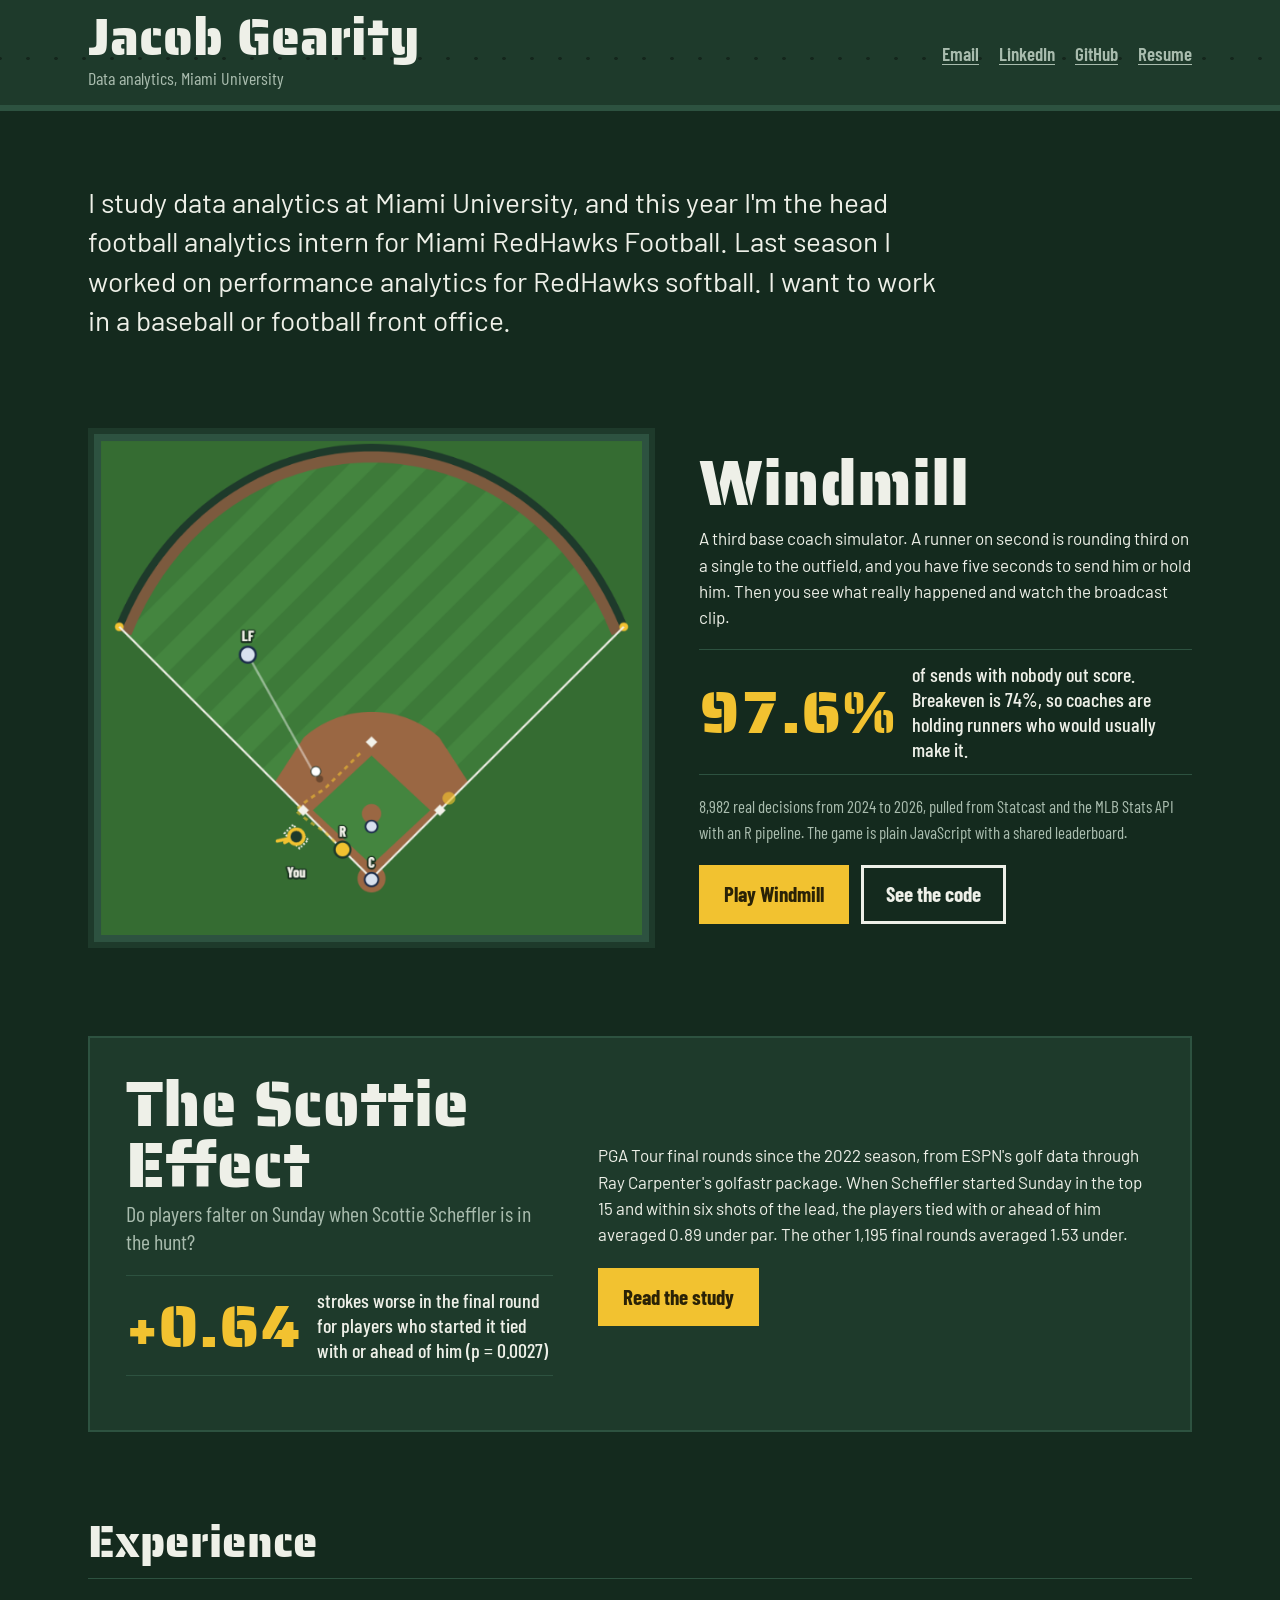
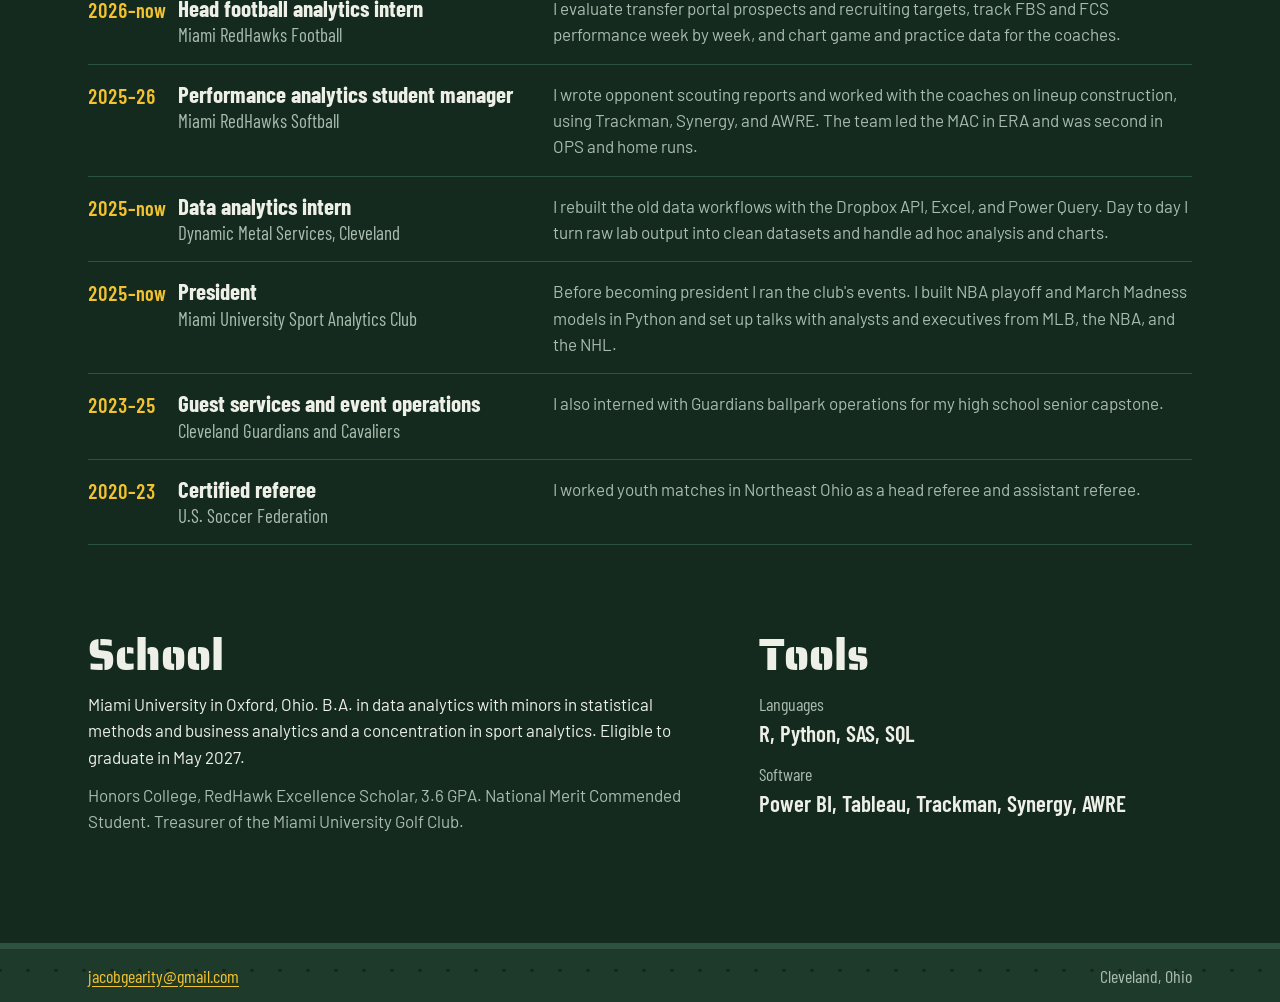
<file: index.html>
<!doctype html>
<html lang="en">
<head>
  <meta charset="utf-8">
  <meta name="viewport" content="width=device-width, initial-scale=1">
  <title>Jacob Gearity</title>
  <meta name="description" content="Data analytics student at Miami University and head football analytics intern for Miami RedHawks Football. Projects include Windmill, a third base coach simulator, and the Scottie Effect.">
  <meta name="theme-color" content="#1e3a2b">
  <link rel="canonical" href="https://gearity.github.io/">
  <meta property="og:type" content="website">
  <meta property="og:url" content="https://gearity.github.io/">
  <meta property="og:title" content="Jacob Gearity">
  <meta property="og:description" content="Data analytics at Miami University. Head football analytics intern for Miami RedHawks Football. Projects include Windmill, a third base coach simulator.">
  <meta property="og:image" content="https://gearity.github.io/og-image.png">
  <meta property="og:image:width" content="1200">
  <meta property="og:image:height" content="630">
  <meta name="twitter:card" content="summary_large_image">
  <link rel="icon" href="favicon.svg" type="image/svg+xml">
  <link rel="preconnect" href="https://fonts.googleapis.com">
  <link rel="preconnect" href="https://fonts.gstatic.com" crossorigin>
  <link href="https://fonts.googleapis.com/css2?family=Barlow:wght@400;500;600&family=Barlow+Condensed:wght@500;600;700&family=Saira+Stencil+One&display=swap" rel="stylesheet">
  <link rel="stylesheet" href="css/style.css">
</head>
<body>
  <header class="board">
    <div>
      <h1 class="brand-name">Jacob Gearity</h1>
      <p class="brand-sub">Data analytics, Miami University</p>
    </div>
    <ul class="links">
      <li><a href="mailto:jacobgearity@gmail.com">Email</a></li>
      <li><a href="https://www.linkedin.com/in/jacob-gearity/">LinkedIn</a></li>
      <li><a href="https://github.com/gearity">GitHub</a></li>
      <li><a href="jacob-gearity-resume.pdf">Resume</a></li>
    </ul>
  </header>

  <main class="home">
    <p class="lede">I study data analytics at Miami University, and this year I'm the head football analytics intern for Miami RedHawks Football. Last season I worked on performance analytics for RedHawks softball. I want to work in a baseball or football front office.</p>

    <section class="project" aria-labelledby="windmill">
      <a class="shot" href="https://gearity.github.io/windmill/">
        <img src="img/windmill-field.png" width="626" height="574" alt="Windmill's field view: the runner heads home from third as the throw comes in from left field">
      </a>
      <div>
        <h2 class="project-name" id="windmill">Windmill</h2>
        <p class="plain">A third base coach simulator. A runner on second is rounding third on a single to the outfield, and you have five seconds to send him or hold him. Then you see what really happened and watch the broadcast clip.</p>
        <div class="finding">
          <b>97.6%</b>
          <span>of sends with nobody out score. Breakeven is 74%, so coaches are holding runners who would usually make it.</span>
        </div>
        <p class="stack">8,982 real decisions from 2024 to 2026, pulled from Statcast and the MLB Stats API with an R pipeline. The game is plain JavaScript with a shared leaderboard.</p>
        <div class="actions">
          <a class="call call-send" href="https://gearity.github.io/windmill/">Play Windmill</a>
          <a class="call call-hold" href="https://github.com/gearity/windmill">See the code</a>
        </div>
      </div>
    </section>

    <section class="project study" aria-labelledby="scottie">
      <div>
        <h2 class="project-name" id="scottie">The Scottie Effect</h2>
        <p class="study-q">Do players falter on Sunday when Scottie Scheffler is in the hunt?</p>
        <div class="finding">
          <b>+0.64</b>
          <span>strokes worse in the final round for players who started it tied with or ahead of him (p = 0.0027)</span>
        </div>
      </div>
      <div>
        <p class="plain">PGA Tour final rounds since the 2022 season, from ESPN's golf data through Ray Carpenter's golfastr package. When Scheffler started Sunday in the top 15 and within six shots of the lead, the players tied with or ahead of him averaged 0.89 under par. The other 1,195 final rounds averaged 1.53 under.</p>
        <div class="actions">
          <a class="call call-send" href="scottie-effect.html">Read the study</a>
        </div>
      </div>
    </section>

    <h2 class="section-title">Experience</h2>
    <table class="record">
      <tr>
        <td class="when">2026–now</td>
        <td class="role"><strong>Head football analytics intern</strong><span>Miami RedHawks Football</span></td>
        <td class="what">I evaluate transfer portal prospects and recruiting targets, track FBS and FCS performance week by week, and chart game and practice data for the coaches.</td>
      </tr>
      <tr>
        <td class="when">2025–26</td>
        <td class="role"><strong>Performance analytics student manager</strong><span>Miami RedHawks Softball</span></td>
        <td class="what">I wrote opponent scouting reports and worked with the coaches on lineup construction, using Trackman, Synergy, and AWRE. The team led the MAC in ERA and was second in OPS and home runs.</td>
      </tr>
      <tr>
        <td class="when">2025–now</td>
        <td class="role"><strong>Data analytics intern</strong><span>Dynamic Metal Services, Cleveland</span></td>
        <td class="what">I rebuilt the old data workflows with the Dropbox API, Excel, and Power Query. Day to day I turn raw lab output into clean datasets and handle ad hoc analysis and charts.</td>
      </tr>
      <tr>
        <td class="when">2025–now</td>
        <td class="role"><strong>President</strong><span>Miami University Sport Analytics Club</span></td>
        <td class="what">Before becoming president I ran the club's events. I built NBA playoff and March Madness models in Python and set up talks with analysts and executives from MLB, the NBA, and the NHL.</td>
      </tr>
      <tr>
        <td class="when">2023–25</td>
        <td class="role"><strong>Guest services and event operations</strong><span>Cleveland Guardians and Cavaliers</span></td>
        <td class="what">I also interned with Guardians ballpark operations for my high school senior capstone.</td>
      </tr>
      <tr>
        <td class="when">2020–23</td>
        <td class="role"><strong>Certified referee</strong><span>U.S. Soccer Federation</span></td>
        <td class="what">I worked youth matches in Northeast Ohio as a head referee and assistant referee.</td>
      </tr>
    </table>

    <div class="school">
      <section>
        <h2 class="section-title">School</h2>
        <p>Miami University in Oxford, Ohio. B.A. in data analytics with minors in statistical methods and business analytics and a concentration in sport analytics. Eligible to graduate in May 2027.</p>
        <p>Honors College, RedHawk Excellence Scholar, 3.6 GPA. National Merit Commended Student. Treasurer of the Miami University Golf Club.</p>
      </section>
      <section>
        <h2 class="section-title">Tools</h2>
        <dl class="tools">
          <dt>Languages</dt>
          <dd>R, Python, SAS, SQL</dd>
          <dt>Software</dt>
          <dd>Power BI, Tableau, Trackman, Synergy, AWRE</dd>
        </dl>
      </section>
    </div>
  </main>

  <footer class="board foot">
    <p><a href="mailto:jacobgearity@gmail.com">jacobgearity@gmail.com</a></p>
    <p>Cleveland, Ohio</p>
  </footer>
  <script>if (new URLSearchParams(location.search).has("edit")) document.body.append(Object.assign(document.createElement("script"), { src: "/edit.js" }));</script>
</body>
</html>
</file>
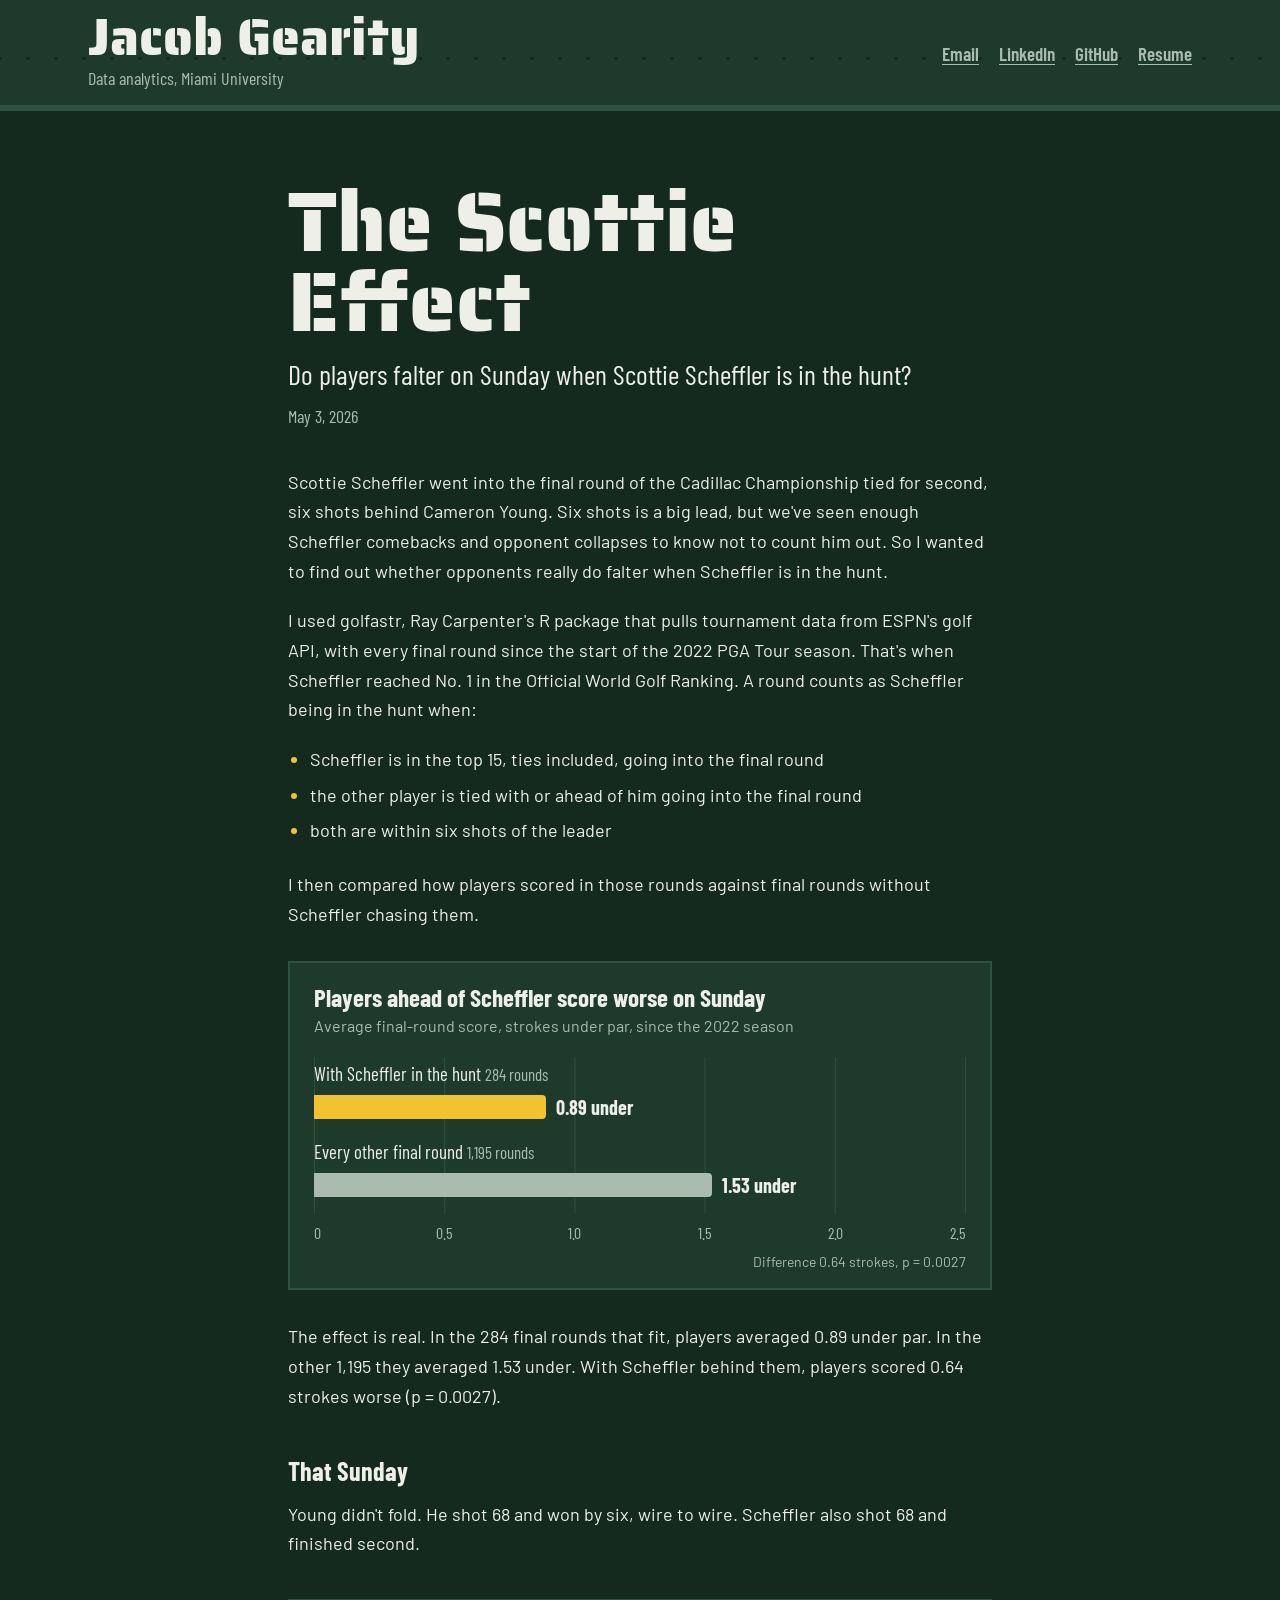
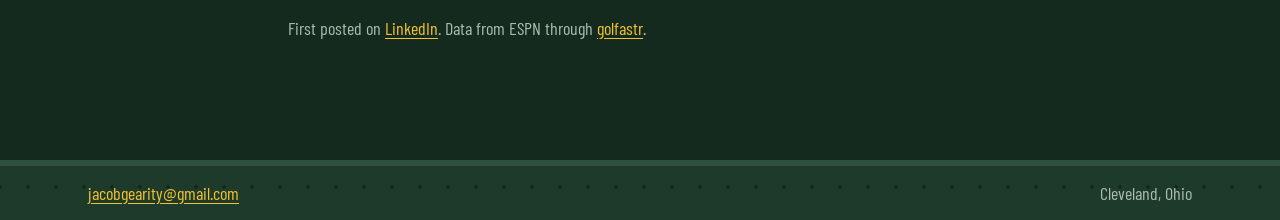
<file: scottie-effect.html>
<!doctype html>
<html lang="en">
<head>
  <meta charset="utf-8">
  <meta name="viewport" content="width=device-width, initial-scale=1">
  <title>The Scottie Effect: Jacob Gearity</title>
  <meta name="description" content="Do players falter on Sunday when Scottie Scheffler is in the hunt? PGA Tour final rounds since 2022 say yes, by 0.64 strokes.">
  <meta name="theme-color" content="#1e3a2b">
  <link rel="canonical" href="https://gearity.github.io/scottie-effect">
  <meta property="og:type" content="article">
  <meta property="og:url" content="https://gearity.github.io/scottie-effect">
  <meta property="og:title" content="The Scottie Effect">
  <meta property="og:description" content="Do players falter on Sunday when Scottie Scheffler is in the hunt? PGA Tour final rounds since 2022 say yes, by 0.64 strokes.">
  <meta property="og:image" content="https://gearity.github.io/img/scottie-effect-card.png">
  <meta property="og:image:width" content="1200">
  <meta property="og:image:height" content="630">
  <meta name="twitter:card" content="summary_large_image">
  <link rel="icon" href="favicon.svg" type="image/svg+xml">
  <link rel="preconnect" href="https://fonts.googleapis.com">
  <link rel="preconnect" href="https://fonts.gstatic.com" crossorigin>
  <link href="https://fonts.googleapis.com/css2?family=Barlow:wght@400;500;600&family=Barlow+Condensed:wght@500;600;700&family=Saira+Stencil+One&display=swap" rel="stylesheet">
  <link rel="stylesheet" href="css/style.css">
</head>
<body>
  <header class="board">
    <div>
      <a class="brand-name" href="./">Jacob Gearity</a>
      <p class="brand-sub">Data analytics, Miami University</p>
    </div>
    <ul class="links">
      <li><a href="mailto:jacobgearity@gmail.com">Email</a></li>
      <li><a href="https://www.linkedin.com/in/jacob-gearity/">LinkedIn</a></li>
      <li><a href="https://github.com/gearity">GitHub</a></li>
      <li><a href="jacob-gearity-resume.pdf">Resume</a></li>
    </ul>
  </header>

  <main class="article">
    <article>
      <h1>The Scottie Effect</h1>
      <p class="dek">Do players falter on Sunday when Scottie Scheffler is in the hunt?</p>
      <p class="meta">May 3, 2026</p>

      <p>Scottie Scheffler went into the final round of the Cadillac Championship tied for second, six shots behind Cameron Young. Six shots is a big lead, but we've seen enough Scheffler comebacks and opponent collapses to know not to count him out. So I wanted to find out whether opponents really do falter when Scheffler is in the hunt.</p>

      <p>I used golfastr, Ray Carpenter's R package that pulls tournament data from ESPN's golf API, with every final round since the start of the 2022 PGA Tour season. That's when Scheffler reached No. 1 in the Official World Golf Ranking. A round counts as Scheffler being in the hunt when:</p>

      <ul>
        <li>Scheffler is in the top 15, ties included, going into the final round</li>
        <li>the other player is tied with or ahead of him going into the final round</li>
        <li>both are within six shots of the leader</li>
      </ul>

      <p>I then compared how players scored in those rounds against final rounds without Scheffler chasing them.</p>

      <figure class="chart">
        <figcaption>
          <strong>Players ahead of Scheffler score worse on Sunday</strong>
          <span>Average final-round score, strokes under par, since the 2022 season</span>
        </figcaption>
        <div class="plot">
          <div class="bar-row" title="Scheffler in the hunt: 284 rounds, 0.89 under par on average">
            <div class="bar-label">With Scheffler in the hunt <small>284 rounds</small></div>
            <div class="bar-track"><span class="bar bar-hi" style="--v: .89"></span><b>0.89 under</b></div>
          </div>
          <div class="bar-row" title="Every other final round: 1,195 rounds, 1.53 under par on average">
            <div class="bar-label">Every other final round <small>1,195 rounds</small></div>
            <div class="bar-track"><span class="bar" style="--v: 1.53"></span><b>1.53 under</b></div>
          </div>
        </div>
        <div class="axis" aria-hidden="true">
          <span style="left: 0">0</span><span style="left: 20%">0.5</span><span style="left: 40%">1.0</span><span style="left: 60%">1.5</span><span style="left: 80%">2.0</span><span style="left: 100%">2.5</span>
        </div>
        <div class="note">Difference 0.64 strokes, p = 0.0027</div>
      </figure>

      <p>The effect is real. In the 284 final rounds that fit, players averaged 0.89 under par. In the other 1,195 they averaged 1.53 under. With Scheffler behind them, players scored 0.64 strokes worse (p = 0.0027).</p>

      <h2>That Sunday</h2>
      <p>Young didn't fold. He shot 68 and won by six, wire to wire. Scheffler also shot 68 and finished second.</p>

      <p class="source">First posted on <a href="https://www.linkedin.com/feed/update/urn:li:activity:7456766396157497344/">LinkedIn</a>. Data from ESPN through <a href="https://github.com/array-carpenter/golfastr">golfastr</a>.</p>
    </article>
  </main>

  <footer class="board foot">
    <p><a href="mailto:jacobgearity@gmail.com">jacobgearity@gmail.com</a></p>
    <p>Cleveland, Ohio</p>
  </footer>
  <script>if (new URLSearchParams(location.search).has("edit")) document.body.append(Object.assign(document.createElement("script"), { src: "/edit.js" }));</script>
</body>
</html>
</file>
<file: css/style.css>
/* Same board as Windmill (gearity.github.io/windmill): painted steel, stencil numerals, foul-pole yellow. */
:root {
  --board: #1e3a2b;
  --board-deep: #142a1e;
  --board-line: #2d5240;
  --chalk: #eef0e8;
  --chalk-dim: #a9bcae;
  --signal: #f2c230;
  --signal-ink: #2a2206;
  --f-stencil: "Saira Stencil One", Impact, "Arial Black", sans-serif;
  --f-cond: "Barlow Condensed", "Arial Narrow", sans-serif;
  --f-body: "Barlow", "Segoe UI", system-ui, sans-serif;
  --gutter: clamp(16px, 2.5vw, 28px);
}

* { box-sizing: border-box; }
html, body { margin: 0; }
body {
  background: var(--board-deep);
  color: var(--chalk);
  font-family: var(--f-body);
  font-size: 17px;
  line-height: 1.55;
  min-height: 100vh;
  display: flex;
  flex-direction: column;
}
main { flex: 1; width: 100%; }
img { max-width: 100%; height: auto; }
a { color: var(--signal); text-underline-offset: 3px; }
a:hover { color: var(--chalk); }
:focus-visible { outline: 3px solid var(--signal); outline-offset: 2px; }

/* ---------- Scoreboard header and footer ---------- */
.board {
  display: flex;
  flex-wrap: wrap;
  justify-content: space-between;
  align-items: center;
  gap: 8px var(--gutter);
  /* full-bleed board, contents lined up with the 1160px page column */
  padding: 14px max(var(--gutter), calc((100% - 1160px) / 2 + var(--gutter))) 12px;
  background: var(--board);
  border-bottom: 6px solid var(--board-line);
  /* rivet line, like a painted steel board */
  background-image: radial-gradient(circle, rgba(0,0,0,.35) 1.5px, transparent 2px);
  background-size: 28px 100%;
  background-position: 14px 6px;
  background-repeat: repeat-x;
}
.brand-name {
  font-family: var(--f-stencil);
  font-weight: 400;
  font-size: clamp(34px, 4.4vw, 52px);
  line-height: .9;
  margin: 0;
  color: var(--chalk);
  text-decoration: none;
  display: inline-block;
}
a.brand-name:hover { color: var(--signal); }
.brand-sub { margin: 4px 0 0; color: var(--chalk-dim); font-family: var(--f-cond); font-size: 18px; }
.links { display: flex; flex-wrap: wrap; gap: 4px 20px; margin: 0; padding: 0; list-style: none; }
.links a {
  color: var(--chalk-dim);
  font-family: var(--f-cond);
  font-size: 19px;
  font-weight: 600;
}
.links a:hover { color: var(--chalk); }

.foot {
  border-top: 6px solid var(--board-line);
  border-bottom: 0;
  background-position: 14px calc(100% - 6px);
  font-family: var(--f-cond);
  font-size: 18px;
  color: var(--chalk-dim);
  margin-top: clamp(48px, 8vw, 96px);
}
.foot p { margin: 0; }

/* ---------- Home ---------- */
.home { max-width: 1160px; margin: 0 auto; padding: clamp(32px, 6vw, 72px) var(--gutter) 0; }

.lede {
  font-size: clamp(21px, 2.4vw, 28px);
  line-height: 1.4;
  max-width: 31em;
  margin: 0 0 clamp(48px, 7vw, 88px);
}

.section-title {
  font-family: var(--f-stencil);
  font-weight: 400;
  font-size: clamp(34px, 4vw, 44px);
  line-height: 1;
  margin: 0 0 14px;
}

.project {
  display: grid;
  grid-template-columns: minmax(0, 1.15fr) minmax(0, 1fr);
  gap: clamp(20px, 3.5vw, 48px);
  align-items: center;
  margin-bottom: clamp(48px, 7vw, 88px);
}
.shot { display: block; border: 6px solid var(--board); background: var(--board); }
.shot img { display: block; width: 100%; }
.project-name {
  font-family: var(--f-stencil);
  font-weight: 400;
  font-size: clamp(42px, 5.4vw, 64px);
  line-height: .95;
  margin: 0 0 12px;
}
.project p { margin: 0 0 14px; color: var(--chalk-dim); }
.project p.plain { color: var(--chalk); }
.stack { font-family: var(--f-cond); font-size: 17px; }

.finding {
  display: flex;
  align-items: center;
  gap: 16px;
  margin: 18px 0;
  padding: 12px 0;
  border-top: 1px solid var(--board-line);
  border-bottom: 1px solid var(--board-line);
}
.finding b {
  font-family: var(--f-stencil);
  font-weight: 400;
  font-size: clamp(46px, 5vw, 60px);
  line-height: 1;
  color: var(--signal);
  font-variant-numeric: tabular-nums;
  white-space: nowrap;
}
.finding span { font-family: var(--f-cond); font-size: 20px; font-weight: 500; line-height: 1.25; }

.actions { display: flex; flex-wrap: wrap; gap: 12px; margin-top: 20px; }
.call {
  display: inline-flex; align-items: center; justify-content: center;
  padding: 10px 22px;
  font-family: var(--f-cond); font-weight: 700; font-size: 21px;
  text-decoration: none;
  border: 3px solid transparent;
  transition: filter .15s, background-color .15s;
}
.call-send { background: var(--signal); color: var(--signal-ink); }
.call-send:hover { color: var(--signal-ink); filter: brightness(1.08); }
.call-hold { color: var(--chalk); border-color: var(--chalk); }
.call-hold:hover { color: var(--chalk); background: rgba(238,240,232,.08); }

/* The golf study gets the panel treatment so the two projects don't read as a template. */
.study {
  display: grid;
  grid-template-columns: minmax(0, 1fr) minmax(0, 1.3fr);
  gap: clamp(20px, 3.5vw, 48px);
  background: var(--board);
  border: 2px solid var(--board-line);
  padding: clamp(20px, 3vw, 36px);
}
.study .project-name { margin-bottom: 4px; }
.study-q { font-family: var(--f-cond); font-size: 22px; line-height: 1.25; margin: 0; }
.study .finding { margin-top: 20px; }

/* ---------- Experience ---------- */
.record { width: 100%; border-collapse: collapse; margin-bottom: clamp(48px, 7vw, 88px); }
.record td { padding: 16px 12px 16px 0; border-top: 1px solid var(--board-line); vertical-align: top; }
.record tr:last-child td { border-bottom: 1px solid var(--board-line); }
.record .when {
  width: 8.5ch;
  font-family: var(--f-cond); font-size: 20px; font-weight: 600;
  color: var(--signal);
  font-variant-numeric: tabular-nums;
  white-space: nowrap;
}
.record .role { width: 34%; }
.record .role strong { display: block; font-family: var(--f-cond); font-size: 23px; font-weight: 700; line-height: 1.15; }
.record .role span { display: block; font-family: var(--f-cond); font-size: 19px; color: var(--chalk-dim); line-height: 1.25; margin-top: 2px; }
.record .what { color: var(--chalk-dim); padding-right: 0; }

.school {
  display: grid;
  grid-template-columns: minmax(0, 1.4fr) minmax(0, 1fr);
  gap: clamp(28px, 5vw, 72px);
}
.school p { margin: 0 0 12px; color: var(--chalk-dim); max-width: 38em; }
.school p:first-of-type { color: var(--chalk); }
.tools { margin: 0; }
.tools dt { font-family: var(--f-cond); font-size: 18px; color: var(--chalk-dim); }
.tools dd { margin: 0 0 12px; font-family: var(--f-cond); font-size: 23px; font-weight: 600; line-height: 1.3; }

/* ---------- Article ---------- */
.article { max-width: 760px; margin: 0 auto; padding: clamp(32px, 6vw, 72px) var(--gutter) 0; }
.article h1 {
  font-family: var(--f-stencil);
  font-weight: 400;
  font-size: clamp(46px, 8vw, 84px);
  line-height: .95;
  margin: 0 0 14px;
}
.article .dek { font-family: var(--f-cond); font-size: clamp(23px, 2.8vw, 28px); line-height: 1.25; margin: 0 0 10px; }
.article .meta { font-family: var(--f-cond); font-size: 18px; color: var(--chalk-dim); margin: 0 0 36px; }
.article p, .article li { font-size: 18px; line-height: 1.65; }
.article p { margin: 0 0 20px; }
.article ul { margin: 0 0 24px; padding-left: 22px; }
.article li { margin-bottom: 6px; }
.article li::marker { color: var(--signal); }
.article h2 { font-family: var(--f-cond); font-size: 26px; font-weight: 700; margin: 40px 0 8px; }
.article .source { margin-top: 40px; padding-top: 14px; border-top: 1px solid var(--board-line); font-family: var(--f-cond); font-size: 18px; color: var(--chalk-dim); }

/* ---------- Bar chart (HTML, so the labels stay readable at phone width) ---------- */
.chart {
  margin: 32px 0;
  padding: 20px 24px 16px;
  background: var(--board);
  border: 2px solid var(--board-line);
}
.chart figcaption { margin-bottom: 18px; }
.chart figcaption strong { display: block; font-family: var(--f-cond); font-size: 25px; line-height: 1.15; }
.chart figcaption span { display: block; color: var(--chalk-dim); font-size: 16px; margin-top: 2px; }
.plot {
  position: relative;
  /* gridlines every 0.5 strokes on a 0 to 2.5 scale */
  background-image: linear-gradient(to right, var(--board-line) 1px, transparent 1px);
  background-size: 20% 100%;
  border-right: 1px solid var(--board-line);
}
.bar-row { padding: 6px 0 12px; }
.bar-label { margin: 0 0 6px; font-family: var(--f-cond); font-size: 19px; line-height: 1.2; position: relative; }
.bar-label small { color: var(--chalk-dim); font-size: 17px; white-space: nowrap; }
.bar-track { display: flex; align-items: center; gap: 10px; }
.bar {
  flex: none;
  height: 24px;
  width: calc(var(--v) / 2.5 * 100%);
  border-radius: 0 4px 4px 0;
  background: var(--chalk-dim);
}
.bar-hi { background: var(--signal); }
.bar-track b { font-family: var(--f-cond); font-size: 20px; font-weight: 700; white-space: nowrap; }
.axis { position: relative; height: 26px; margin-top: 4px; font-family: var(--f-cond); font-size: 16px; color: var(--chalk-dim); }
.axis span { position: absolute; top: 4px; transform: translateX(-50%); }
.axis span:first-child { transform: none; }
.axis span:last-child { transform: translateX(-100%); }
.chart .note { margin: 8px 0 0; font-size: 14px; color: var(--chalk-dim); text-align: right; }

/* ---------- Not found ---------- */
.lost { max-width: 760px; margin: 0 auto; padding: clamp(48px, 10vw, 120px) var(--gutter) 0; }
.lost h1 { font-family: var(--f-stencil); font-weight: 400; font-size: clamp(64px, 14vw, 140px); line-height: .9; margin: 0 0 12px; color: var(--signal); }
.lost p { font-size: 20px; margin: 0 0 24px; }

/* ---------- Responsive ---------- */
@media (max-width: 900px) {
  .project, .study, .school { grid-template-columns: 1fr; }
}
@media (max-width: 640px) {
  .brand-sub { display: none; }
  .links { gap: 2px 16px; }
  .links a { font-size: 18px; }
  .finding span { font-size: 18px; }
  .record, .record tbody, .record tr, .record td { display: block; width: auto; }
  .record tr { border-top: 1px solid var(--board-line); padding: 14px 0; }
  .record tr:last-child { border-bottom: 1px solid var(--board-line); }
  .record td, .record tr:last-child td { border: 0; padding: 0; }
  .record .when, .record .role { width: auto; }
  .record .role { margin: 2px 0 6px; }
  .chart { padding: 16px 14px 12px; margin-left: -4px; margin-right: -4px; }
  .article p, .article li { font-size: 17px; }
}
@media (prefers-reduced-motion: reduce) {
  .call { transition: none; }
}
</file>
